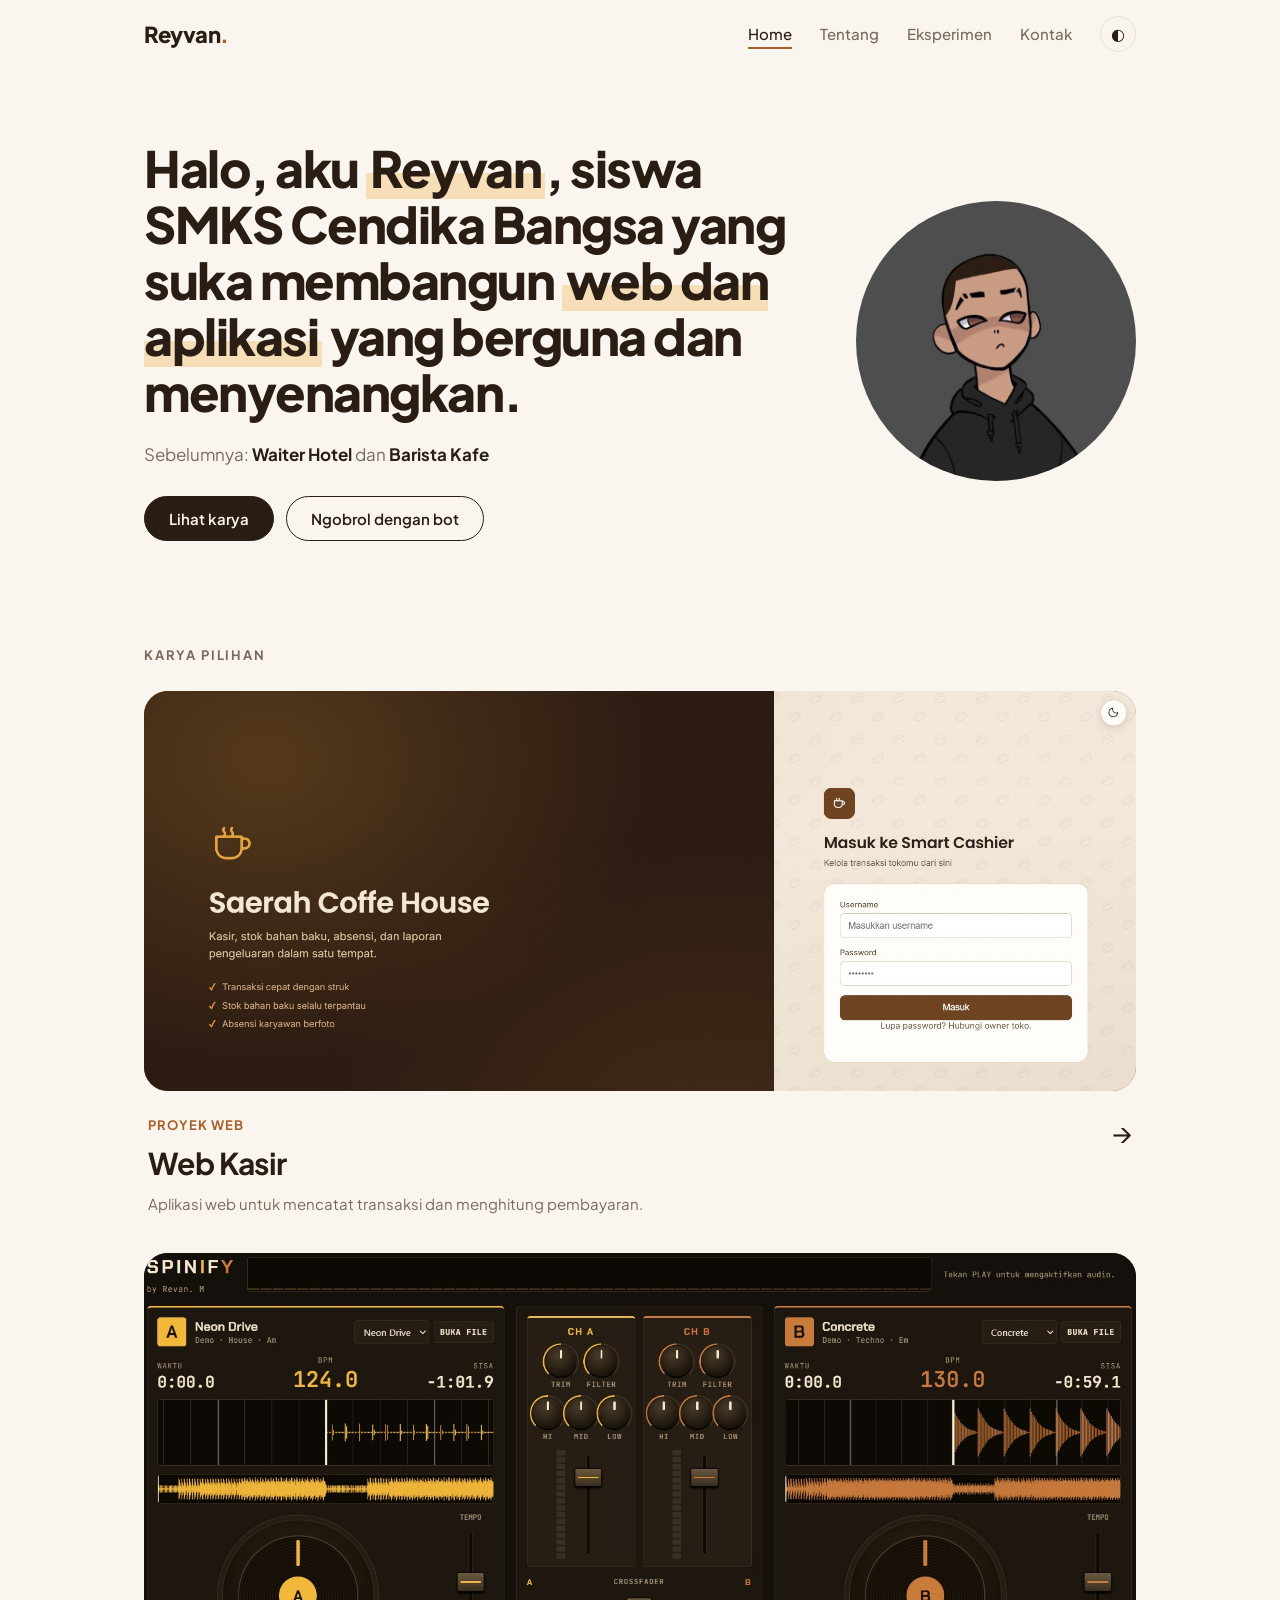
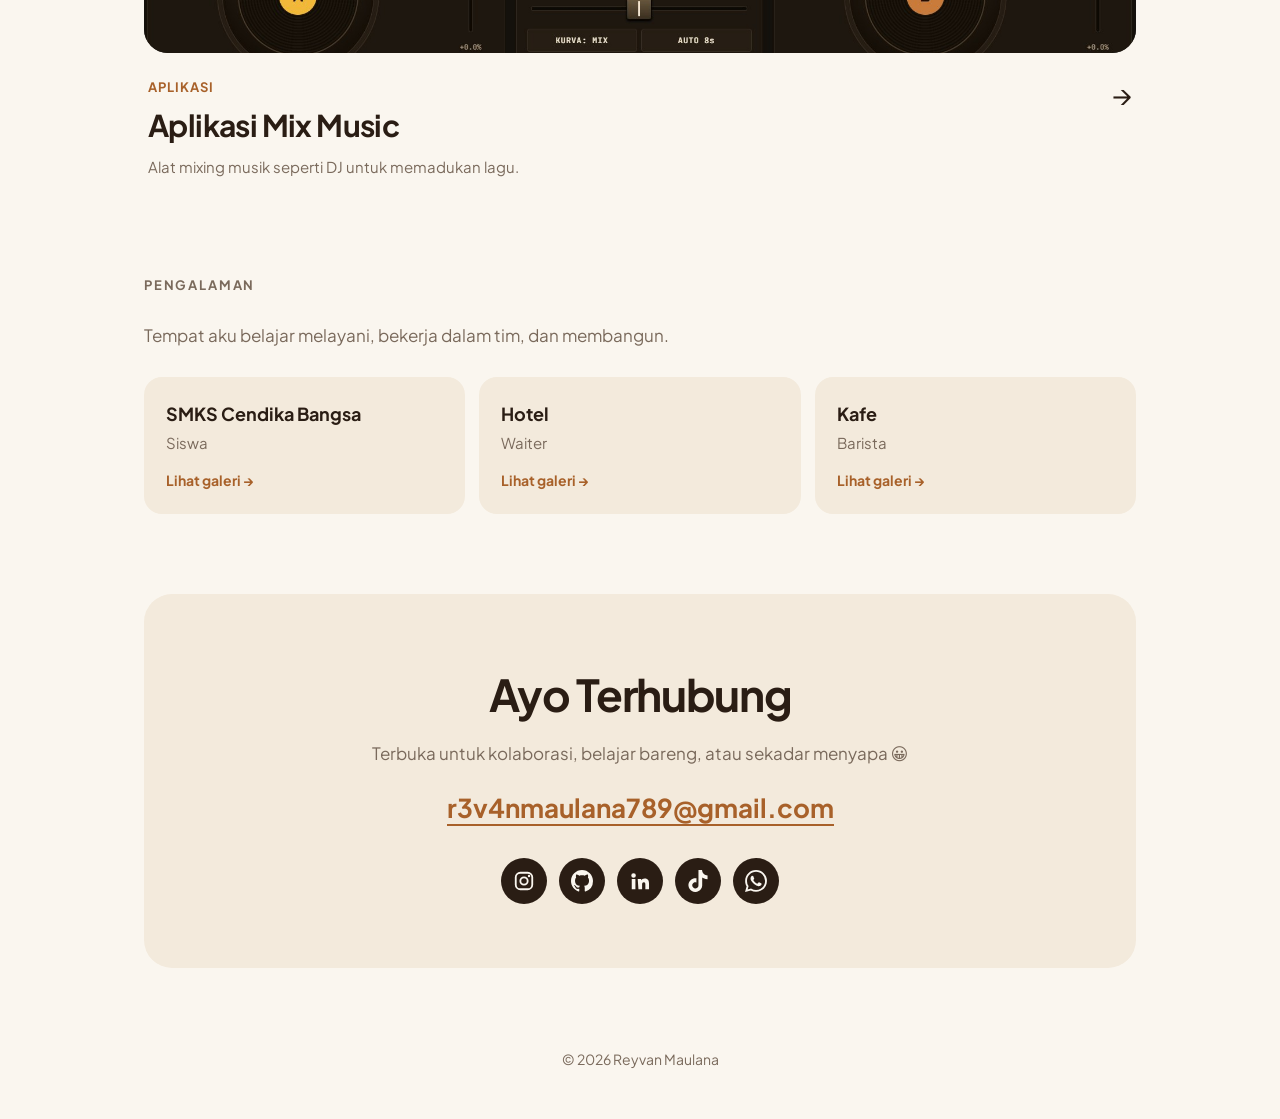
<file: index.html>
<!DOCTYPE html>
<html lang="id">
<head>
  <meta charset="utf-8">
  <meta name="viewport" content="width=device-width, initial-scale=1">
  <title>Reyvan Maulana | Siswa SMK & Web Developer</title>
  <meta name="description" content="Portofolio Reyvan Maulana, siswa SMKS Cendika Bangsa.">
  <link rel="preconnect" href="https://fonts.googleapis.com">
  <link href="https://fonts.googleapis.com/css2?family=Plus+Jakarta+Sans:wght@400;500;700;800&display=swap" rel="stylesheet">
  <link rel="stylesheet" href="style.css">
</head>
<body>
  <header class="top">
    <nav>
      <a class="logo" href="index.html">Reyvan<span>.</span></a>
      <button class="burger" id="burger" aria-label="Buka menu" aria-expanded="false">☰</button>
      <ul class="links" id="links">
        <li><a href="index.html" class="on">Home</a></li>
        <li><a href="about.html">Tentang</a></li>
        <li><a href="chat.html">Eksperimen</a></li>
        <li><a href="mailto:r3v4nmaulana789@gmail.com" data-contact>Kontak</a></li>
        <li><button id="theme-toggle" aria-label="Ganti tema">◐</button></li>
      </ul>
    </nav>
  </header>

  <main>
    <section class="hero rv">
      <div class="hero-text">
        <h1>Halo, aku <span class="hl">Reyvan</span>, siswa SMKS Cendika Bangsa yang suka membangun <span class="hl">web dan aplikasi</span> yang berguna dan menyenangkan.</h1>
        <p class="prev">Sebelumnya: <b>Waiter Hotel</b> dan <b>Barista Kafe</b></p>
        <div class="cta"><a class="btn main" href="#karya">Lihat karya</a><a class="btn" href="chat.html">Ngobrol dengan bot</a></div>
      </div>
      <img class="avatar" src="foto.jpg" alt="Foto profil Reyvan Maulana">
    </section>

    <section id="karya" class="rv">
      <h2 class="sec">Karya Pilihan</h2>
      <div id="projects" class="pjs"></div>
    </section>

    <section class="rv">
      <h2 class="sec">Pengalaman</h2>
      <p class="sub">Tempat aku belajar melayani, bekerja dalam tim, dan membangun.</p>
      <div id="tiles" class="tiles"></div>
    </section>

    <section id="kontak" class="connect rv">
      <h2>Ayo Terhubung</h2>
      <p class="sub">Terbuka untuk kolaborasi, belajar bareng, atau sekadar menyapa 😀</p>
      <a class="mail" href="mailto:r3v4nmaulana789@gmail.com">r3v4nmaulana789@gmail.com</a>
      <div class="social" id="social"></div>
    </section>
  </main>
  <footer class="foot">© <span id="year"></span> Reyvan Maulana</footer>
  <script src="script.js"></script>
</body>
</html>
</file>
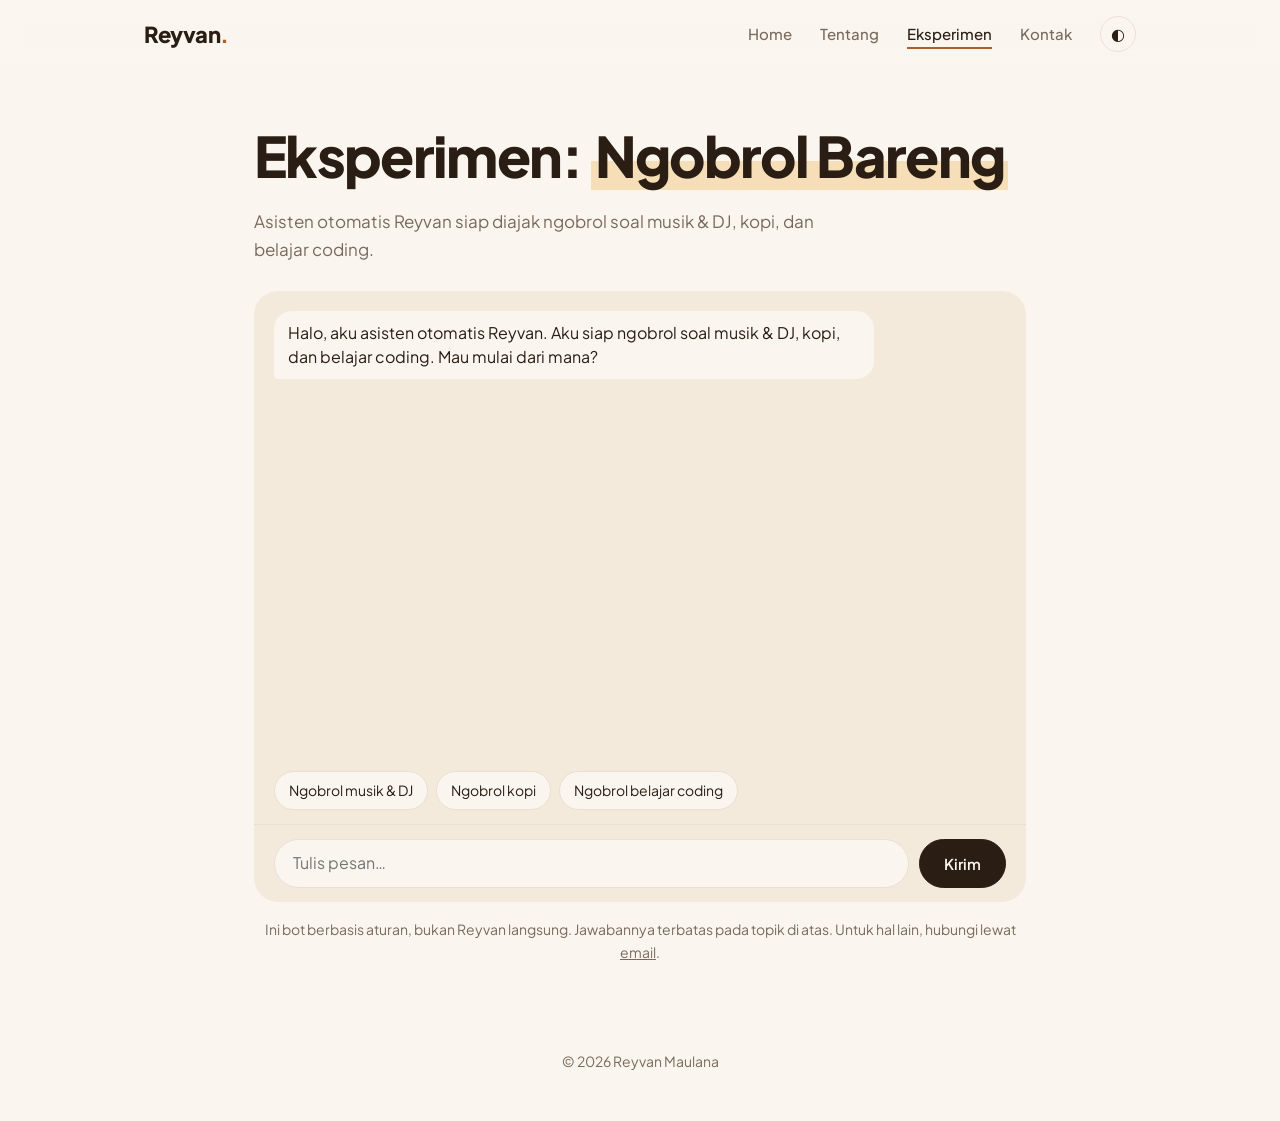
<file: chat.html>
<!DOCTYPE html>
<html lang="id">
<head>
  <meta charset="utf-8">
  <meta name="viewport" content="width=device-width, initial-scale=1">
  <title>Eksperimen | Reyvan Maulana</title>
  <meta name="description" content="Portofolio Reyvan Maulana, siswa SMKS Cendika Bangsa.">
  <link rel="preconnect" href="https://fonts.googleapis.com">
  <link href="https://fonts.googleapis.com/css2?family=Plus+Jakarta+Sans:wght@400;500;700;800&display=swap" rel="stylesheet">
  <link rel="stylesheet" href="style.css">
</head>
<body>
  <header class="top">
    <nav>
      <a class="logo" href="index.html">Reyvan<span>.</span></a>
      <button class="burger" id="burger" aria-label="Buka menu" aria-expanded="false">☰</button>
      <ul class="links" id="links">
        <li><a href="index.html">Home</a></li>
        <li><a href="about.html">Tentang</a></li>
        <li><a href="chat.html" class="on">Eksperimen</a></li>
        <li><a href="mailto:r3v4nmaulana789@gmail.com" data-contact>Kontak</a></li>
        <li><button id="theme-toggle" aria-label="Ganti tema">◐</button></li>
      </ul>
    </nav>
  </header>

  <main class="page chat">
    <h1 class="big">Eksperimen: <span class="hl">Ngobrol Bareng</span></h1>
    <p class="sub">Asisten otomatis Reyvan siap diajak ngobrol soal musik &amp; DJ, kopi, dan belajar coding.</p>
    <div class="chat-box">
      <div id="msgs" class="msgs" aria-live="polite"></div>
      <div id="chips" class="chips"></div>
      <form id="form" class="chat-form" autocomplete="off">
        <input id="input" type="text" placeholder="Tulis pesan…" aria-label="Pesan" maxlength="300">
        <button type="submit" class="btn main">Kirim</button>
      </form>
    </div>
    <p class="note">Ini bot berbasis aturan, bukan Reyvan langsung. Jawabannya terbatas pada topik di atas. Untuk hal lain, hubungi lewat <a href="mailto:r3v4nmaulana789@gmail.com">email</a>.</p>
  </main>

  <footer class="foot">© <span id="year"></span> Reyvan Maulana</footer>
  <script src="script.js"></script>
  <script src="chat.js"></script>
</body>
</html>
</file>
<file: style.css>
:root{--bg:#faf6ef;--fg:#2a1d14;--mut:#7a6a5c;--line:#eadfd0;--card:#f3eadc;--acc:#a8612a;--on-acc:#fff;--hl:#f6dfb8;
  --font:"Plus Jakarta Sans",system-ui,-apple-system,"Segoe UI",sans-serif}
@media (prefers-color-scheme:dark){:root:not([data-theme="light"]){--bg:#1a120d;--fg:#f5ece0;--mut:#b3a392;--line:#33261c;--card:#241a13;--acc:#e8a33d;--on-acc:#1a120d;--hl:#5a3b1c}}
:root[data-theme="dark"]{--bg:#1a120d;--fg:#f5ece0;--mut:#b3a392;--line:#33261c;--card:#241a13;--acc:#e8a33d;--on-acc:#1a120d;--hl:#5a3b1c}

*{box-sizing:border-box}
html{scroll-behavior:smooth;scroll-padding-top:80px}
body{margin:0;background:var(--bg);color:var(--fg);font:400 17px/1.65 var(--font);transition:background .3s,color .3s}
a{color:inherit}
main{max-width:1040px;margin:0 auto;padding:0 24px}

/* ===== Navigasi ===== */
.top{position:sticky;top:0;z-index:20;background:color-mix(in srgb,var(--bg) 88%,transparent);backdrop-filter:blur(10px);transition:box-shadow .3s}
.top.scrolled{box-shadow:0 1px 0 var(--line)}
.top nav{max-width:1040px;margin:0 auto;padding:16px 24px;display:flex;align-items:center;justify-content:space-between}
.logo{font-weight:800;font-size:22px;text-decoration:none;letter-spacing:-.02em}.logo span{color:var(--acc)}
.links{list-style:none;margin:0;padding:0;display:flex;align-items:center;gap:28px;font-size:15px;font-weight:500}
.links a{text-decoration:none;color:var(--mut);padding:4px 0;border-bottom:2px solid transparent}
.links a:hover,.links a.on{color:var(--fg);border-color:var(--acc)}
#theme-toggle,.burger{background:none;border:1px solid var(--line);color:var(--fg);width:36px;height:36px;border-radius:50%;cursor:pointer;font-size:16px}
.burger{display:none}

/* ===== Hero ===== */
.hero{display:grid;grid-template-columns:1fr 280px;gap:48px;align-items:center;padding:72px 0 56px}
h1{font-weight:800;letter-spacing:-.03em;line-height:1.12;margin:0}
.hero h1{font-size:clamp(30px,5vw,50px)}
.hl{background:linear-gradient(transparent 58%,var(--hl) 58%);padding:0 4px}
.prev{color:var(--mut);margin:20px 0 28px}.prev b{color:var(--fg)}
.cta{display:flex;flex-wrap:wrap;gap:12px}
.btn{display:inline-block;padding:12px 24px;border-radius:99px;border:1.5px solid var(--fg);background:none;color:var(--fg);font:600 15px var(--font);text-decoration:none;cursor:pointer;transition:transform .2s}
.btn:hover{transform:translateY(-2px)}.btn.main{background:var(--fg);color:var(--bg)}
.avatar{width:280px;height:280px;border-radius:50%;object-fit:cover;background:linear-gradient(135deg,#a8612a,#e8a33d);color:#fff;font-size:84px;font-weight:800;display:flex;align-items:center;justify-content:center;justify-self:center}

/* ===== Bagian umum ===== */
section{padding:48px 0}
h2.sec{font-size:13px;text-transform:uppercase;letter-spacing:.14em;color:var(--mut);margin:0 0 24px;font-weight:700}
.sub{color:var(--mut);margin:0 0 28px;max-width:34em}

/* ===== Daftar proyek ===== */
.pjs{display:grid;gap:36px}
.pj{display:block;text-decoration:none;color:inherit}
.pj-art{height:clamp(240px,42vw,400px);border-radius:24px;background:var(--c);display:flex;justify-content:center;overflow:hidden}
.pj-art svg{height:100%;width:auto;transition:transform .5s cubic-bezier(.2,.8,.2,1)}
.pj-art.shot{display:block}
.pj-art.fit{position:relative;display:flex;justify-content:center;background:#1c1b19}
.pj-art.fit::before{content:"";position:absolute;inset:-40px;background:var(--bgi) center/cover;filter:blur(30px) brightness(.55)}
.pj-art.fit img{position:relative;width:auto;max-width:100%;object-fit:contain}
.pj-art img{width:100%;height:100%;object-fit:cover;object-position:top left;display:block;transition:transform .5s cubic-bezier(.2,.8,.2,1)}
.pj:hover .pj-art img{transform:scale(1.03)}
.pj:hover .pj-art svg{transform:scale(1.05) rotate(-1deg)}
.pj-info{display:flex;justify-content:space-between;align-items:flex-start;gap:16px;padding:18px 4px 0}
.pj-info small{color:var(--acc);font-weight:700;font-size:13px;text-transform:uppercase;letter-spacing:.08em}
.pj-info h3{margin:2px 0 4px;font-size:clamp(22px,3.4vw,30px);letter-spacing:-.02em}
.pj-info p{margin:0;color:var(--mut);font-size:15px}
.arrow{font-size:28px;transition:transform .2s}.pj:hover .arrow{transform:translateX(6px)}

/* ===== Pengalaman ===== */
.tiles{display:grid;grid-template-columns:repeat(auto-fit,minmax(200px,1fr));gap:14px}
.tile{background:var(--card);border:0;border-radius:18px;padding:22px;display:flex;flex-direction:column;gap:2px;text-align:left;font:inherit;color:inherit;cursor:pointer;transition:transform .2s}
.tile:hover{transform:translateY(-4px)}
.tile em{font-style:normal;color:var(--acc);font-weight:700;font-size:14px;margin-top:12px}
.tile b{font-size:18px}.tile span{color:var(--mut);font-size:15px}

/* ===== Hubungi ===== */
.connect{text-align:center;background:var(--card);border-radius:28px;padding:64px 24px;margin:32px 0 56px}
.connect h2{font-size:clamp(28px,5vw,44px);letter-spacing:-.03em;margin:0 0 8px}
.connect .sub{margin:0 auto 20px}
.mail{font-size:clamp(18px,3vw,26px);font-weight:700;color:var(--acc);text-decoration:none;border-bottom:2px solid currentColor}
.social{display:flex;flex-wrap:wrap;justify-content:center;gap:12px;margin-top:28px}
.social svg{width:22px;height:22px}
.social a{width:46px;height:46px;border-radius:50%;background:var(--fg);color:var(--bg);display:flex;align-items:center;justify-content:center;text-decoration:none;font-weight:700;font-size:14px;transition:transform .2s}
.social a:hover{transform:translateY(-4px)}

/* ===== Halaman dalam ===== */
.page{padding-top:56px;padding-bottom:48px;max-width:820px}
h1.big{font-size:clamp(34px,6vw,56px);margin-bottom:20px}
.lead{font-size:clamp(19px,2.6vw,24px);line-height:1.5;margin:0 0 20px}
.body{color:var(--mut);margin:0 0 40px}
.exp{display:grid;grid-template-columns:130px 1fr;gap:6px 24px;padding:18px 0;border-top:1px solid var(--line)}
.exp span{color:var(--mut);font-size:15px}.exp h3{margin:0;font-size:19px}.exp p{margin:2px 0 0;color:var(--mut)}
.chips-s{display:flex;flex-wrap:wrap;gap:10px}
.chips-s span{background:var(--card);padding:8px 16px;border-radius:99px;font-size:15px;font-weight:500}

/* ===== Chat ===== */
.chat-box{background:var(--card);border-radius:24px;overflow:hidden}
.msgs{height:min(55vh,480px);overflow-y:auto;padding:20px;display:flex;flex-direction:column;gap:10px}
.m{max-width:82%;padding:10px 14px;border-radius:18px;font-size:16px;line-height:1.5;white-space:pre-wrap;word-wrap:break-word}
.m.bot{align-self:flex-start;background:var(--bg);border-bottom-left-radius:4px}
.m.me{align-self:flex-end;background:var(--acc);color:var(--on-acc);border-bottom-right-radius:4px}
.m.typing{color:var(--mut);letter-spacing:.2em;animation:blink 1s infinite}
@keyframes blink{50%{opacity:.4}}
.chips{display:flex;flex-wrap:wrap;gap:8px;padding:0 20px 14px}
.chip{border:1px solid var(--line);background:var(--bg);color:var(--fg);padding:7px 14px;border-radius:99px;font:inherit;font-size:14px;cursor:pointer}
.chip:hover{border-color:var(--acc);color:var(--acc)}
.chat-form{display:flex;gap:10px;padding:14px 20px;border-top:1px solid var(--line)}
.chat-form input{flex:1;min-width:0;padding:10px 18px;border:1px solid var(--line);border-radius:99px;background:var(--bg);color:var(--fg);font:inherit;font-size:16px}
.chat-form input:focus{outline:2px solid var(--acc);outline-offset:1px}
.note{color:var(--mut);font-size:14px;text-align:center;margin-top:16px}

.foot{text-align:center;color:var(--mut);font-size:14px;padding:24px 24px 48px}

.rv{opacity:0;transform:translateY(24px);transition:opacity .6s,transform .6s}.rv.show{opacity:1;transform:none}

@media(max-width:720px){
  .burger{display:block}
  .links{position:absolute;top:100%;left:0;right:0;flex-direction:column;align-items:flex-start;gap:14px;padding:18px 24px;background:var(--bg);border-bottom:1px solid var(--line);display:none}
  .links.open{display:flex}
  .hero{grid-template-columns:1fr;padding-top:40px}
  .avatar{width:180px;height:180px;font-size:56px;order:-1;justify-self:start}
  .exp{grid-template-columns:1fr}
}
@media(prefers-reduced-motion:reduce){.rv{opacity:1;transform:none;transition:none}html{scroll-behavior:auto}}

/* ===== Galeri ===== */
[hidden]{display:none!important}
.gal{position:fixed;inset:0;z-index:50;background:rgba(0,0,0,.6);display:flex;align-items:center;justify-content:center;padding:20px}
.gal-panel{background:var(--bg);border-radius:24px;width:min(960px,100%);max-height:90vh;overflow:auto;padding:24px}
.gal-head{display:flex;justify-content:space-between;align-items:flex-start;gap:16px;margin-bottom:20px}
.gal-head h3{margin:0;font-size:clamp(22px,3.4vw,30px);letter-spacing:-.02em}.gal-head p{margin:2px 0 0;color:var(--mut)}
.gal-x,.lb-x{width:40px;height:40px;border-radius:50%;border:1px solid var(--line);background:var(--card);color:var(--fg);font-size:16px;cursor:pointer;flex:none}
.gal-grid{display:grid;grid-template-columns:repeat(auto-fill,minmax(200px,1fr));gap:12px}
.gal-item{aspect-ratio:4/3;border:0;padding:0;border-radius:14px;overflow:hidden;background:var(--card);cursor:pointer;display:block;width:100%}
.gal-item img{width:100%;height:100%;object-fit:cover;display:block;transition:transform .4s}
.gal-item:hover img{transform:scale(1.06)}
.gal-item.ph{cursor:default;display:flex;align-items:center;justify-content:center;color:#fff;font-weight:700;
  background:linear-gradient(135deg,hsl(calc(22 + var(--k)*7) 45% 34%),hsl(calc(34 + var(--k)*7) 62% 52%))}
.lb{position:fixed;inset:0;z-index:60;background:rgba(0,0,0,.92);display:flex;align-items:center;justify-content:center;gap:12px;padding:20px;touch-action:pan-y}
.lb figure{margin:0;text-align:center;max-width:min(1000px,80vw)}
.lb img{max-width:100%;max-height:78vh;border-radius:12px;display:block;margin:0 auto}
.lb figcaption{color:#e8e0d6;margin-top:12px;font-size:15px}
.lb-x{position:absolute;top:16px;right:16px;background:#ffffff1f;color:#fff;border-color:#ffffff33}
.lb-n{width:44px;height:44px;border-radius:50%;border:1px solid #ffffff33;background:#ffffff1f;color:#fff;font-size:24px;cursor:pointer;flex:none}
@media(max-width:560px){.lb-n{position:absolute;bottom:20px}.lb-n.prev{left:20px}.lb-n.next{right:20px}.gal-grid{grid-template-columns:repeat(2,1fr)}}

/* ===== Popup kontak ===== */
.ct{position:fixed;inset:0;z-index:70;display:flex;align-items:center;justify-content:center;padding:20px;background:rgba(20,10,5,.4);backdrop-filter:blur(4px);opacity:0;transition:opacity .25s}
.ct.show{opacity:1}
.ct-panel{position:relative;width:min(560px,100%);max-height:92vh;overflow:auto;background:var(--bg);color:var(--fg);border:1px solid var(--line);border-radius:48px;padding:36px 44px 28px;box-shadow:0 30px 80px rgba(0,0,0,.35);
  transform:translateY(30px) scale(.94);transition:transform .35s cubic-bezier(.2,.9,.25,1.1)}
.ct.show .ct-panel{transform:none}
.ct-x{position:absolute;top:22px;right:26px;width:38px;height:38px;border-radius:50%;border:0;background:var(--card);color:var(--fg);font-size:16px;cursor:pointer}
.ct-x:hover{background:var(--line)}
.ct-panel h2{font-size:22px;font-weight:800;letter-spacing:-.02em;margin:0 0 18px;padding-right:50px}
.ct-row{display:grid;grid-template-columns:96px 1fr;gap:6px 16px;padding:16px 0;border-top:1px solid var(--line);font-size:16px;align-items:center}
.ct-row span{color:var(--mut)}
.ct-row a{font-weight:700;color:var(--acc);word-break:break-all}
.ct-soc{display:flex;flex-wrap:wrap;gap:10px}
.ct-row .ct-soc a{width:40px;height:40px;border-radius:50%;background:var(--fg);color:var(--bg);display:flex;align-items:center;justify-content:center;transition:transform .2s;text-decoration:none}
.ct-soc a:hover{transform:translateY(-3px)}
.ct-soc svg{width:19px;height:19px}
@media(max-width:560px){.ct-panel{padding:30px 24px 22px;border-radius:36px}.ct-row{grid-template-columns:1fr}}
@media(prefers-reduced-motion:reduce){.ct,.ct-panel{transition:none}}
</file>
